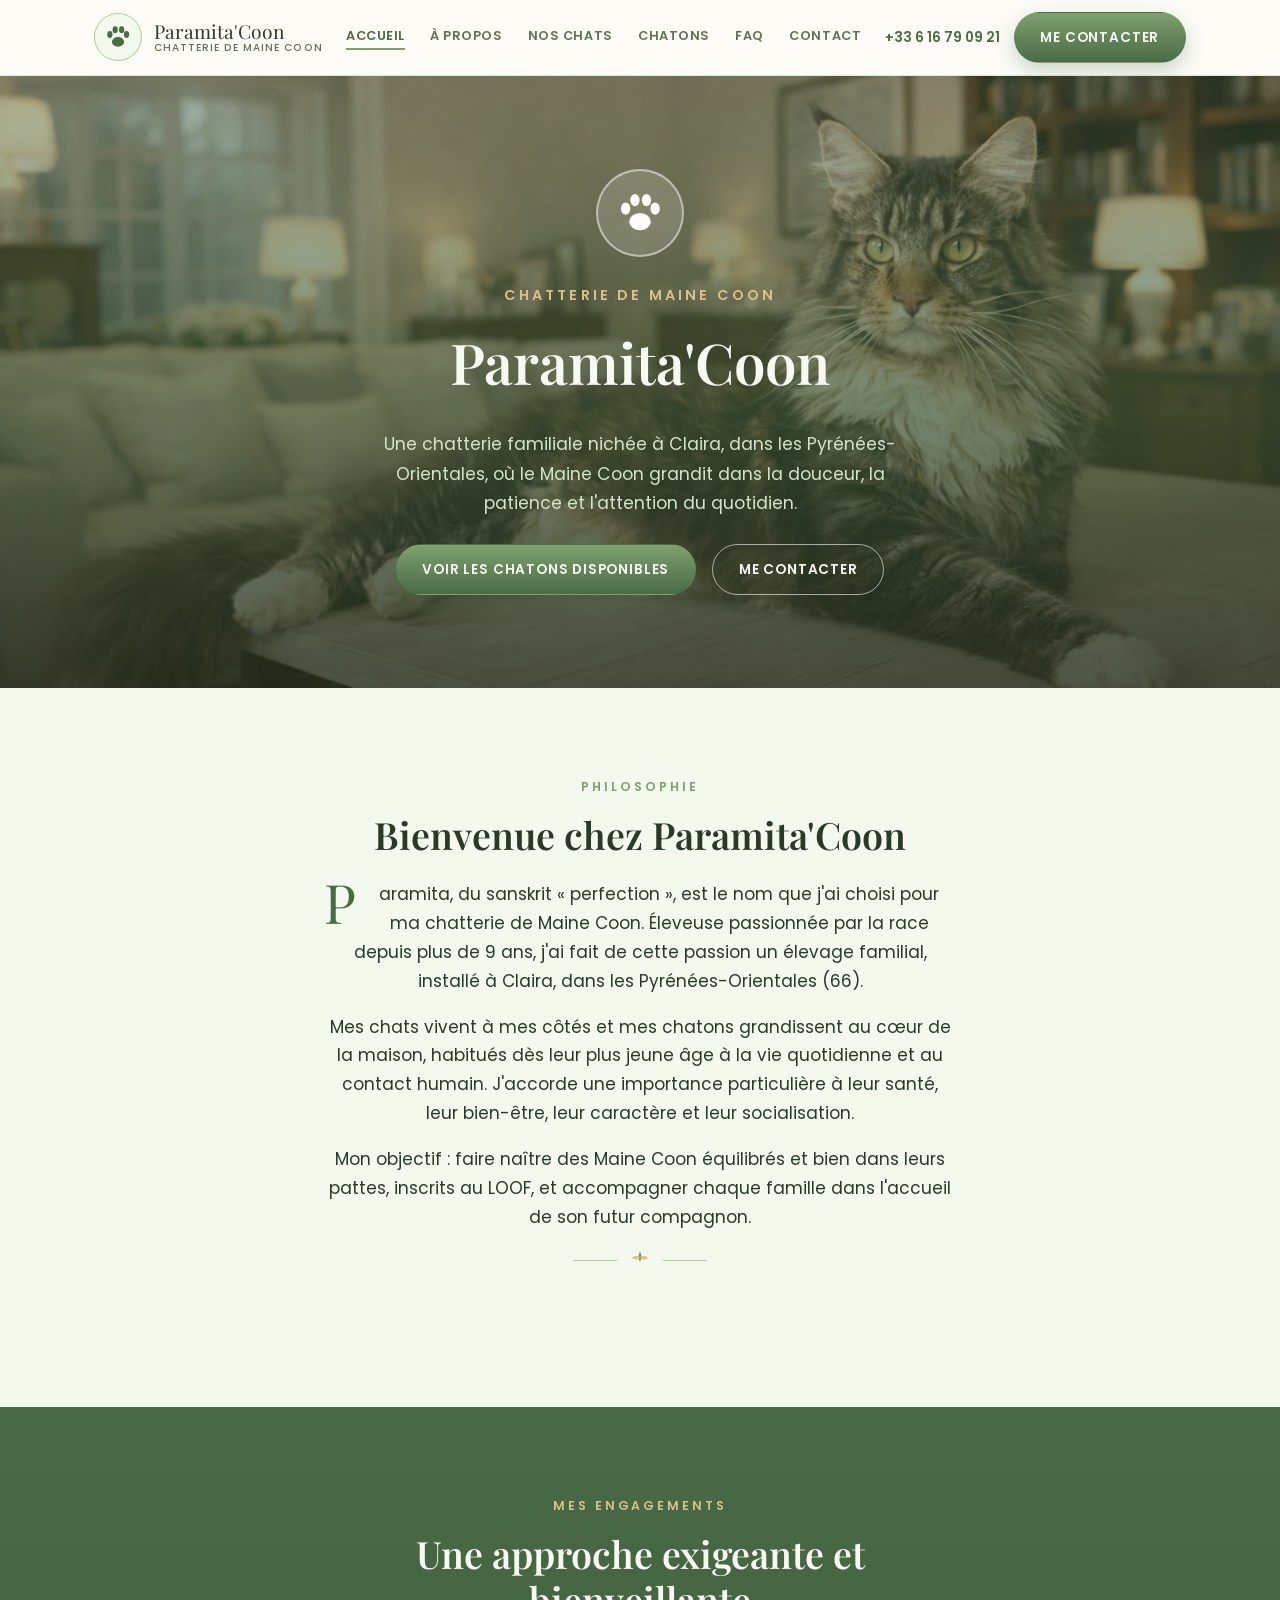
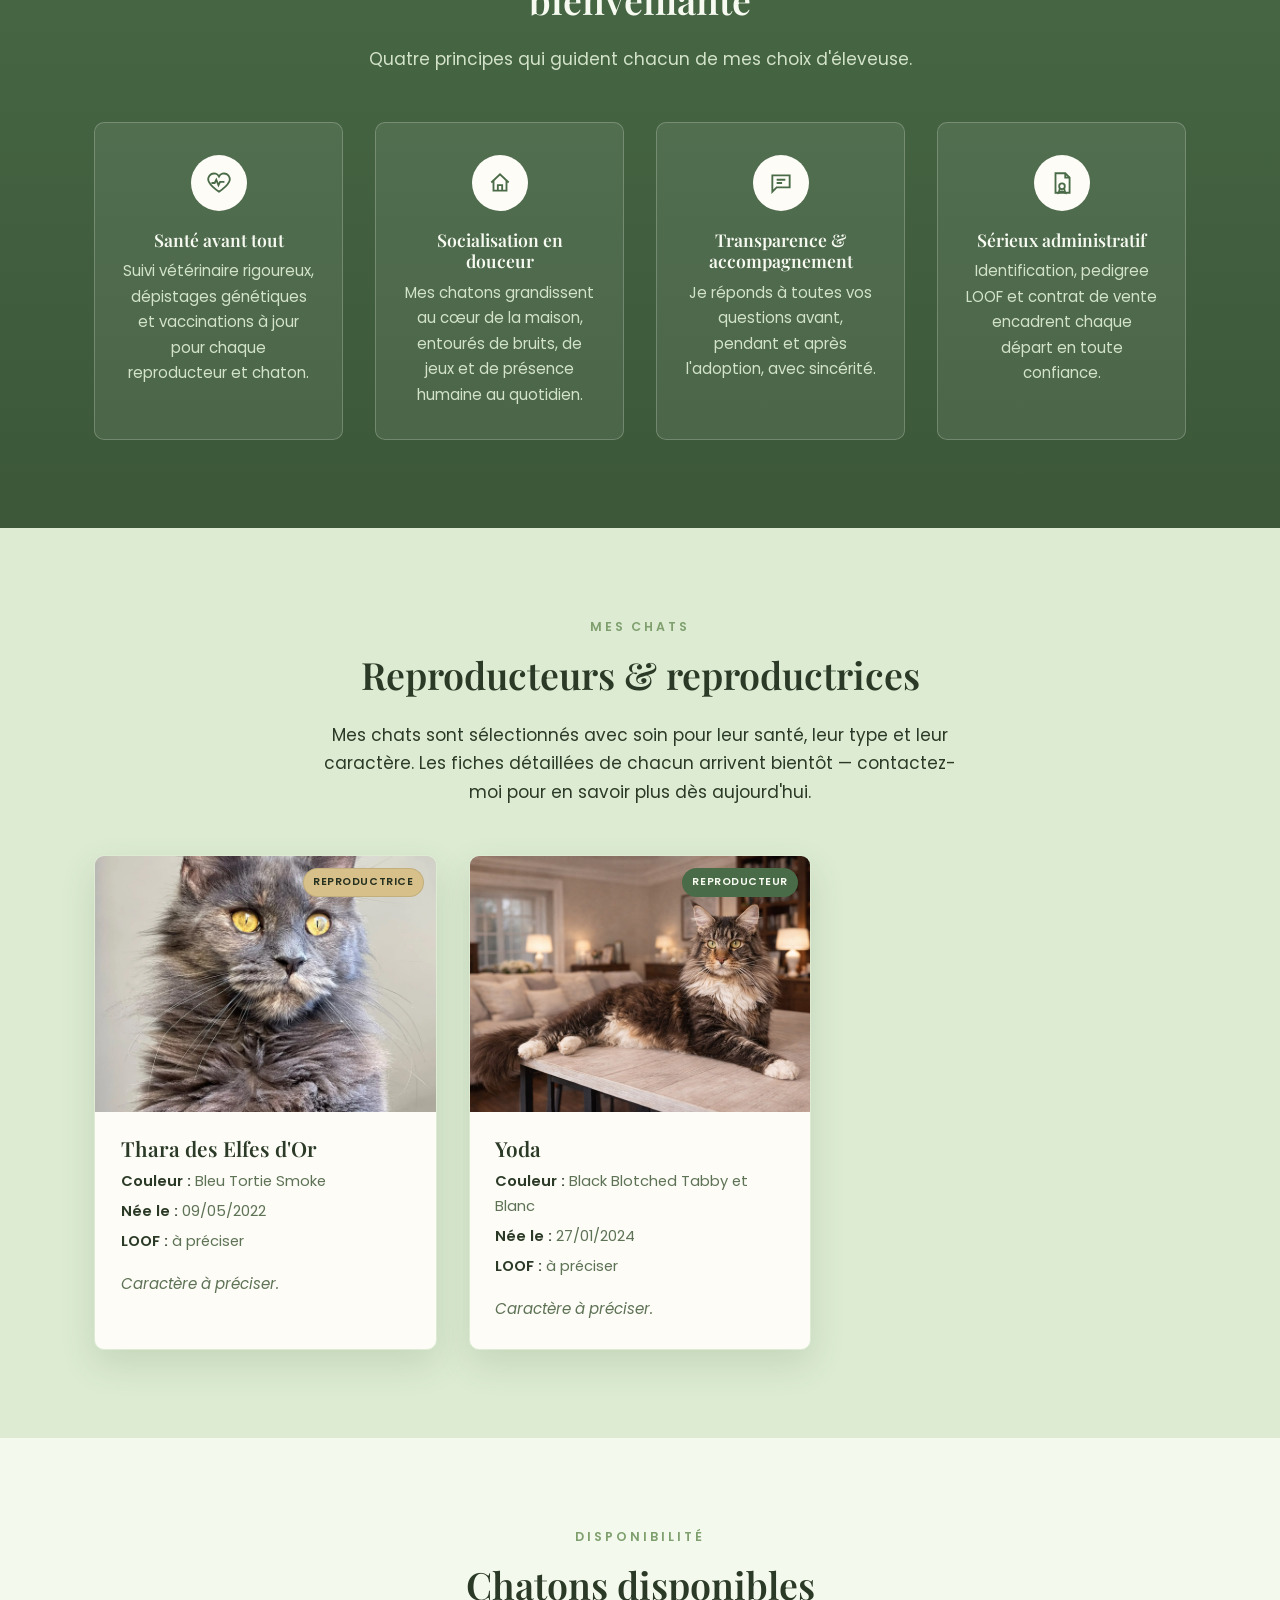
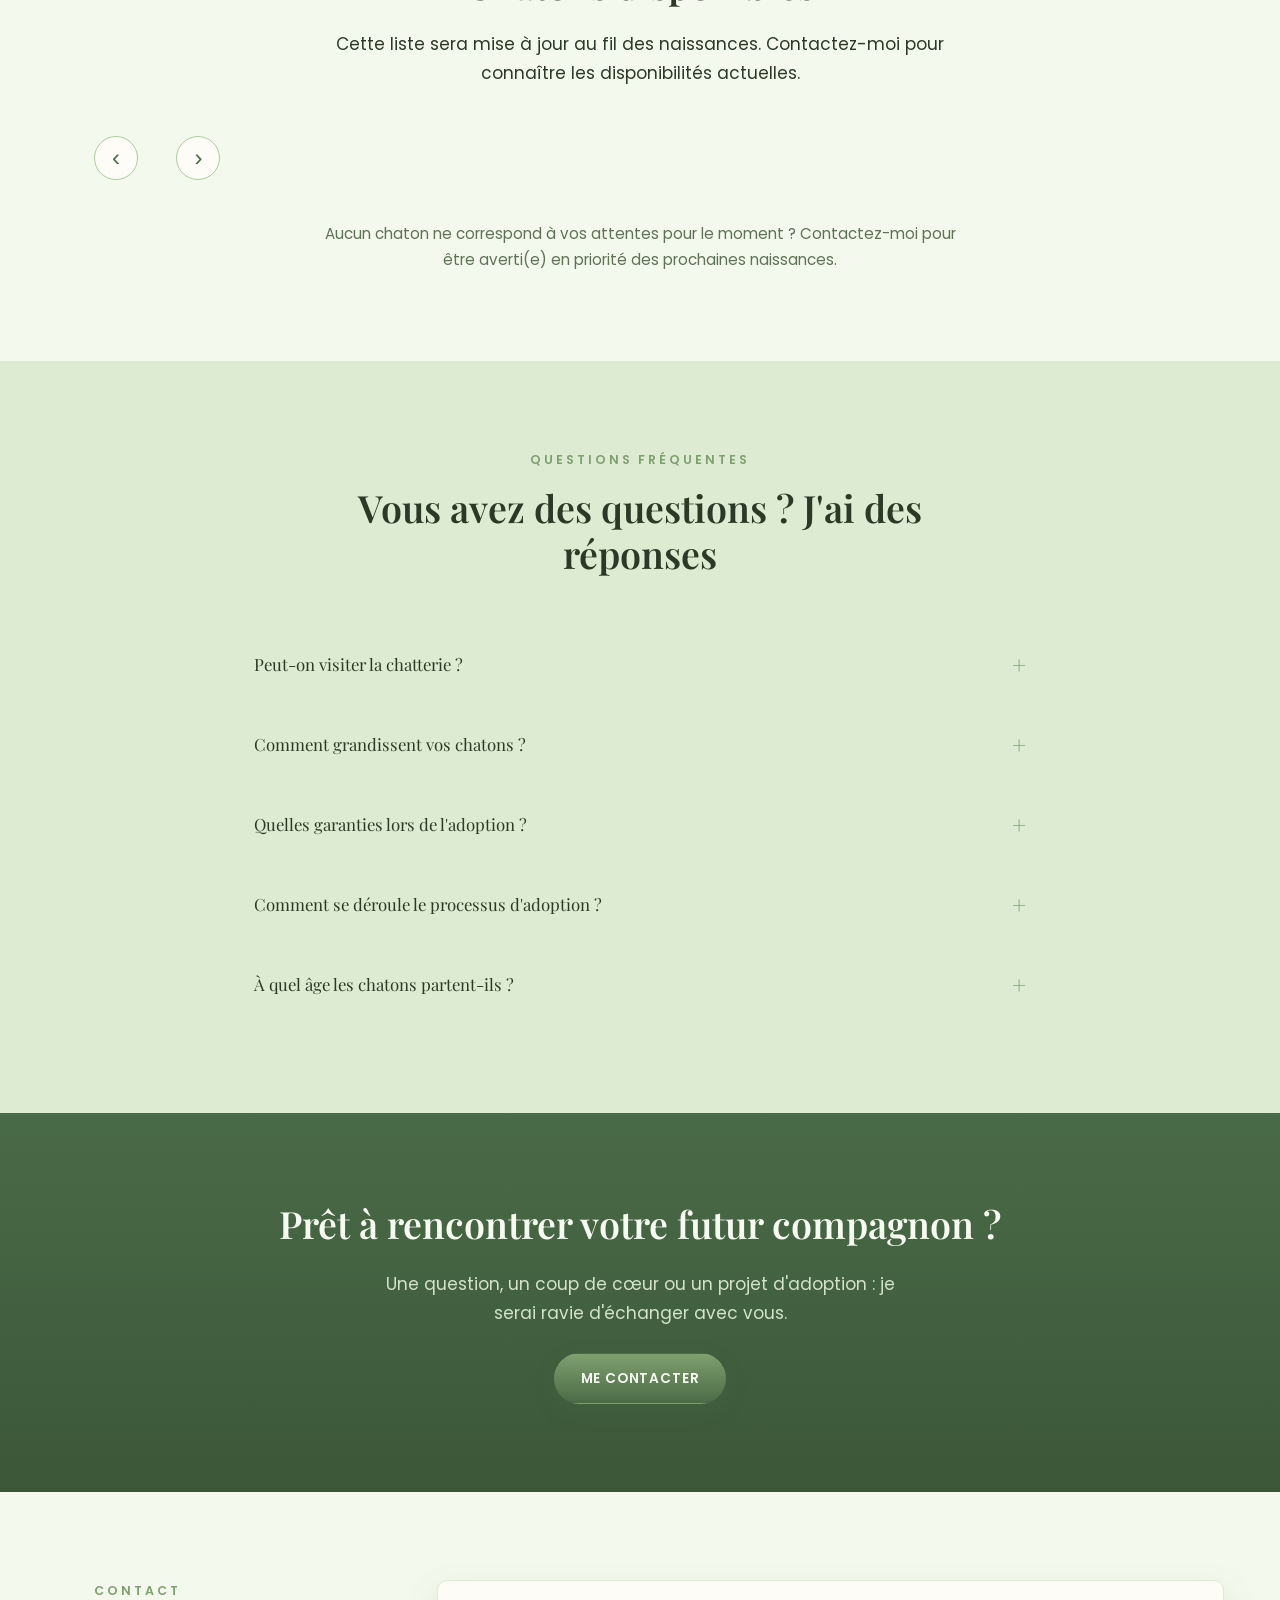
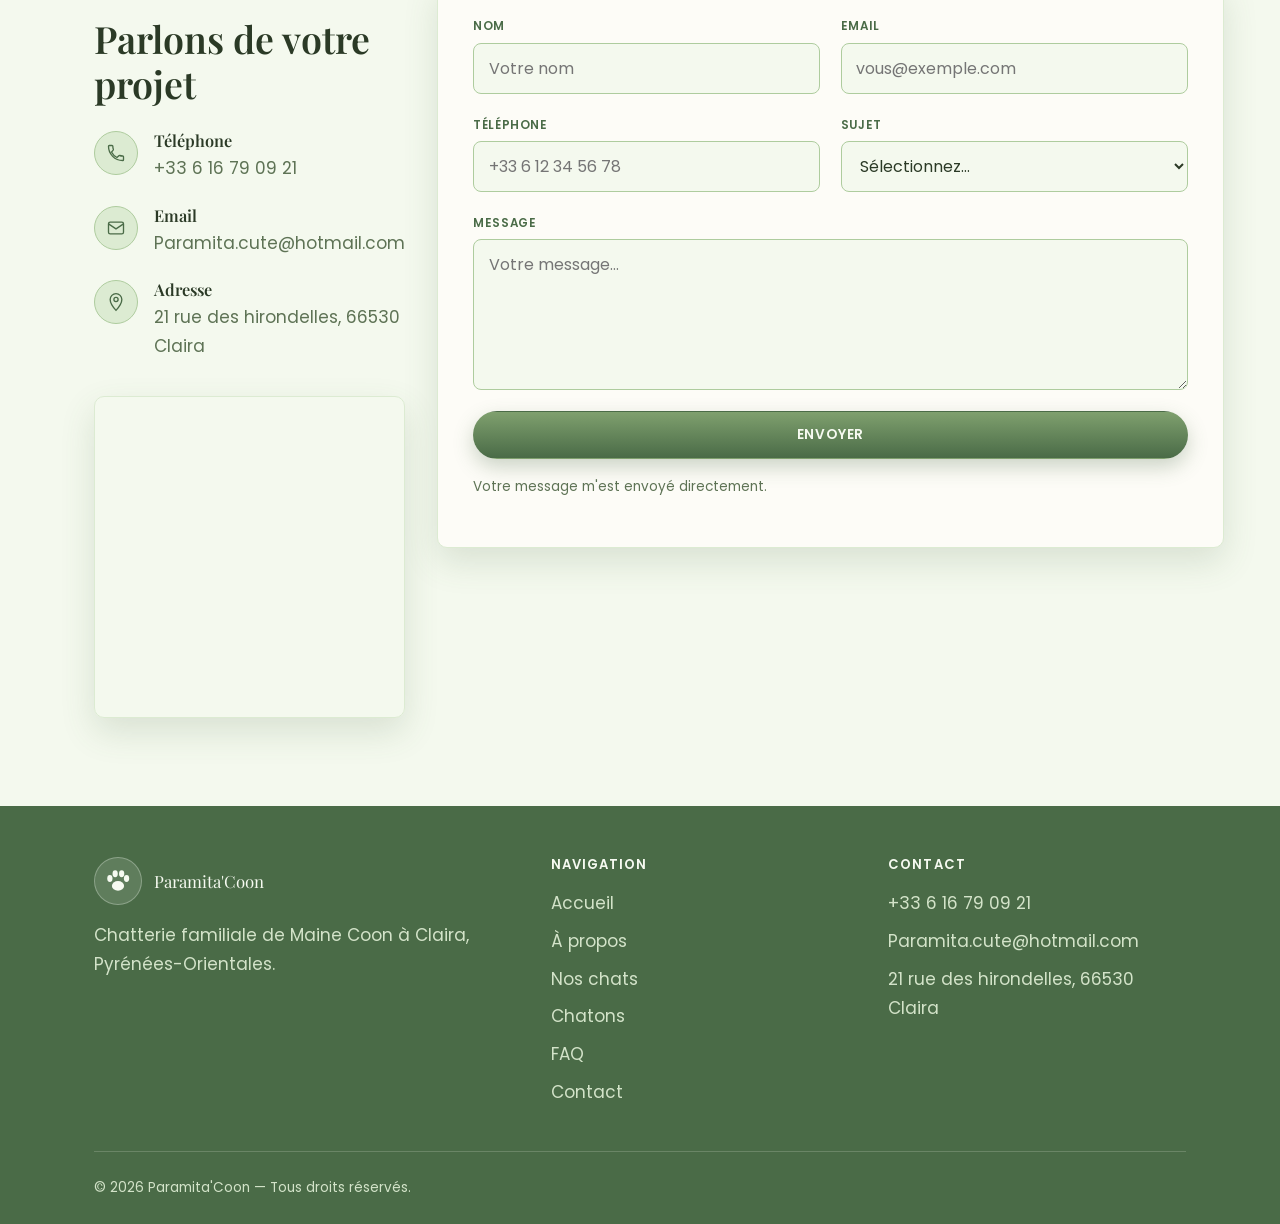
<file: index.html>
<!DOCTYPE html>
<html lang="fr">
<head>
<meta charset="UTF-8">
<meta name="viewport" content="width=device-width, initial-scale=1.0">
<title>Paramita'Coon — Chatterie de Maine Coon à Claira</title>
<meta name="description" content="Chatterie de la Paramita'Coon, élevage familial de Maine Coon à Claira, Pyrénées-Orientales (66). Chats et chatons suivis, socialisés et inscrits au LOOF.">
<meta property="og:type" content="website">
<meta property="og:locale" content="fr_FR">
<meta property="og:title" content="Paramita'Coon — Chatterie de Maine Coon">
<meta property="og:description" content="Chatterie familiale de Maine Coon à Claira, près de Perpignan. Découvrez mes chats, mes chatons disponibles et contactez-moi.">
<link rel="icon" href="data:image/svg+xml,%3Csvg xmlns='http://www.w3.org/2000/svg' viewBox='0 0 64 56'%3E%3Cellipse cx='32' cy='40' rx='15' ry='12' fill='%234a6b47'/%3E%3Cellipse cx='12' cy='22' rx='6.5' ry='8.5' fill='%234a6b47'/%3E%3Cellipse cx='25' cy='10' rx='6.5' ry='8.5' fill='%234a6b47'/%3E%3Cellipse cx='41' cy='10' rx='6.5' ry='8.5' fill='%234a6b47'/%3E%3Cellipse cx='53' cy='22' rx='6.5' ry='8.5' fill='%234a6b47'/%3E%3C/svg%3E">
<script type="application/ld+json">
{
  "@context": "https://schema.org",
  "@type": "LocalBusiness",
  "name": "Paramita'Coon",
  "description": "Chatterie de la Paramita'Coon, élevage familial de Maine Coon situé à Claira dans les Pyrénées-Orientales (66). Chats et chatons élevés dans un environnement familial, suivis, socialisés et inscrits au LOOF.",
  "email": "Paramita.cute@hotmail.com",
  "telephone": "+33616790921",
  "address": {
    "@type": "PostalAddress",
    "streetAddress": "21 rue des hirondelles",
    "postalCode": "66530",
    "addressLocality": "Claira",
    "addressCountry": "FR"
  }
}
</script>
<link rel="preconnect" href="https://fonts.googleapis.com">
<link rel="preconnect" href="https://fonts.gstatic.com" crossorigin>
<link href="https://fonts.googleapis.com/css2?family=Playfair+Display:wght@500;600;700&family=Poppins:wght@400;500;600;700&display=swap" rel="stylesheet">
<link rel="stylesheet" href="css/style.css">
<script defer src="https://identity.netlify.com/v1/netlify-identity-widget.js"></script>
</head>
<body>

<header class="site-header">
  <div class="container">
    <a href="#accueil" class="brand">
      <span class="brand-mark">
        <svg viewBox="0 0 64 56"><ellipse cx="32" cy="40" rx="15" ry="12"/><ellipse cx="12" cy="22" rx="6.5" ry="8.5"/><ellipse cx="25" cy="10" rx="6.5" ry="8.5"/><ellipse cx="41" cy="10" rx="6.5" ry="8.5"/><ellipse cx="53" cy="22" rx="6.5" ry="8.5"/></svg>
      </span>
      <span class="brand-name">Paramita'Coon<small>Chatterie de Maine Coon</small></span>
    </a>
    <nav class="nav-links">
      <a href="#accueil">Accueil</a>
      <a href="#apropos">À propos</a>
      <a href="#nos-chats">Nos chats</a>
      <a href="#chatons">Chatons</a>
      <a href="#faq">FAQ</a>
      <a href="#contact">Contact</a>
    </nav>
    <div class="nav-cta">
      <a class="nav-phone" href="tel:+33616790921">+33 6 16 79 09 21</a>
      <a class="btn btn-primary" href="#contact">Me contacter</a>
      <button class="nav-toggle" aria-label="Ouvrir le menu"><span></span><span></span><span></span></button>
    </div>
  </div>
</header>

<main>

<section class="hero" id="accueil">
  <div class="container">
    <span class="hero-badge">
      <svg viewBox="0 0 64 56"><ellipse cx="32" cy="40" rx="15" ry="12"/><ellipse cx="12" cy="22" rx="6.5" ry="8.5"/><ellipse cx="25" cy="10" rx="6.5" ry="8.5"/><ellipse cx="41" cy="10" rx="6.5" ry="8.5"/><ellipse cx="53" cy="22" rx="6.5" ry="8.5"/></svg>
    </span>
    <div class="subtitle">Chatterie de Maine Coon</div>
    <h1>Paramita'Coon</h1>
    <p class="hero-lead">Une chatterie familiale nichée à Claira, dans les Pyrénées-Orientales, où le Maine Coon grandit dans la douceur, la patience et l'attention du quotidien.</p>
    <div class="hero-actions">
      <a href="#chatons" class="btn btn-primary">Voir les chatons disponibles</a>
      <a href="#contact" class="btn btn-outline">Me contacter</a>
    </div>
  </div>
</section>

<section class="section section-light" id="apropos">
  <div class="container section-head">
    <span class="kicker">Philosophie</span>
    <h2>Bienvenue chez Paramita'Coon</h2>
    <p class="lead-para">Paramita, du sanskrit « perfection », est le nom que j'ai choisi pour ma chatterie de Maine Coon. Éleveuse passionnée par la race depuis plus de 9 ans, j'ai fait de cette passion un élevage familial, installé à Claira, dans les Pyrénées-Orientales (66).</p>
    <p>Mes chats vivent à mes côtés et mes chatons grandissent au cœur de la maison, habitués dès leur plus jeune âge à la vie quotidienne et au contact humain. J'accorde une importance particulière à leur santé, leur bien-être, leur caractère et leur socialisation.</p>
    <p>Mon objectif : faire naître des Maine Coon équilibrés et bien dans leurs pattes, inscrits au LOOF, et accompagner chaque famille dans l'accueil de son futur compagnon.</p>
    <div class="divider"><span></span></div>
  </div>
</section>

<section class="section section-dark" id="engagements">
  <div class="container section-head">
    <span class="kicker">Mes engagements</span>
    <h2>Une approche exigeante et bienveillante</h2>
    <p>Quatre principes qui guident chacun de mes choix d'éleveuse.</p>
  </div>
  <div class="container">
    <div class="grid grid-4">
      <div class="value-card">
        <span class="value-icon">
          <svg viewBox="0 0 24 24"><path d="M12 20s-7-4.5-9.3-9A5 5 0 0 1 12 6a5 5 0 0 1 9.3 5c-2.3 4.5-9.3 9-9.3 9Z"/><path d="M5 12h3l1.5-3 2 5 1.5-3H17"/></svg>
        </span>
        <h3>Santé avant tout</h3>
        <p>Suivi vétérinaire rigoureux, dépistages génétiques et vaccinations à jour pour chaque reproducteur et chaton.</p>
      </div>
      <div class="value-card">
        <span class="value-icon">
          <svg viewBox="0 0 24 24"><path d="M4 11.5 12 4l8 7.5"/><path d="M6 10v9h12v-9"/><path d="M10 19v-5h4v5"/></svg>
        </span>
        <h3>Socialisation en douceur</h3>
        <p>Mes chatons grandissent au cœur de la maison, entourés de bruits, de jeux et de présence humaine au quotidien.</p>
      </div>
      <div class="value-card">
        <span class="value-icon">
          <svg viewBox="0 0 24 24"><path d="M4 5h16v11H8l-4 4V5Z"/><path d="M8 9h8M8 12h5"/></svg>
        </span>
        <h3>Transparence &amp; accompagnement</h3>
        <p>Je réponds à toutes vos questions avant, pendant et après l'adoption, avec sincérité.</p>
      </div>
      <div class="value-card">
        <span class="value-icon">
          <svg viewBox="0 0 24 24"><path d="M6 3h9l4 4v14H6V3Z"/><path d="M15 3v4h4"/><circle cx="12" cy="15" r="2.6"/><path d="M10 17.3 9 21l3-1.4L15 21l-1-3.7"/></svg>
        </span>
        <h3>Sérieux administratif</h3>
        <p>Identification, pedigree LOOF et contrat de vente encadrent chaque départ en toute confiance.</p>
      </div>
    </div>
  </div>
</section>

<section class="section section-alt" id="nos-chats">
  <div class="container section-head">
    <span class="kicker">Mes chats</span>
    <h2>Reproducteurs &amp; reproductrices</h2>
    <p>Mes chats sont sélectionnés avec soin pour leur santé, leur type et leur caractère. Les fiches détaillées de chacun arrivent bientôt — contactez-moi pour en savoir plus dès aujourd'hui.</p>
  </div>
  <div class="container">
    <!--
      Ces fiches sont générées depuis data/chats.json (js/chats.js).
      Pour ajouter/modifier/retirer un chat : interface d'administration sur /admin
    -->
    <div class="grid grid-3" id="chats-grid"></div>
  </div>
</section>

<section class="section section-light" id="chatons">
  <div class="container section-head">
    <span class="kicker">Disponibilité</span>
    <h2>Chatons disponibles</h2>
    <p>Cette liste sera mise à jour au fil des naissances. Contactez-moi pour connaître les disponibilités actuelles.</p>
  </div>
  <div class="container">
    <!--
      Ces fiches sont générées depuis data/chatons.json (js/chatons.js).
      Pour ajouter/modifier/retirer un chaton : interface d'administration sur /admin
    -->
    <div class="pet-carousel-wrap">
      <button class="carousel-arrow carousel-prev" aria-label="Chaton précédent">‹</button>
      <div class="pet-carousel" id="chatons-carousel"></div>
      <button class="carousel-arrow carousel-next" aria-label="Chaton suivant">›</button>
    </div>
    <p class="pet-note">Aucun chaton ne correspond à vos attentes pour le moment ? Contactez-moi pour être averti(e) en priorité des prochaines naissances.</p>
  </div>
</section>

<section class="section section-alt" id="faq">
  <div class="container" style="max-width:820px">
    <div class="section-head">
      <span class="kicker">Questions fréquentes</span>
      <h2>Vous avez des questions ? J'ai des réponses</h2>
    </div>

    <details class="faq-item">
      <summary>Peut-on visiter la chatterie ?</summary>
      <p>Les visites se font uniquement sur rendez-vous, afin de préserver la tranquillité de mes chats et de vous consacrer toute mon attention. Contactez-moi pour convenir d'un créneau.</p>
    </details>
    <details class="faq-item">
      <summary>Comment grandissent vos chatons ?</summary>
      <p>Mes chatons naissent et grandissent au sein du foyer familial, entourés au quotidien. Cette socialisation précoce leur permet de devenir des compagnons équilibrés et affectueux.</p>
    </details>
    <details class="faq-item">
      <summary>Quelles garanties lors de l'adoption ?</summary>
      <p>Chaque chaton part :</p>
      <ul>
        <li>Identifié par puce électronique</li>
        <li>Vacciné et vermifugé</li>
        <li>Inscrit au LOOF avec son pedigree</li>
        <li>Accompagné d'un certificat de bonne santé vétérinaire</li>
      </ul>
    </details>
    <details class="faq-item">
      <summary>Comment se déroule le processus d'adoption ?</summary>
      <p>Un premier échange par message permet de cerner votre projet. J'organise ensuite une rencontre, puis je formalise l'adoption par un contrat de vente. Je reste disponible après le départ du chaton pour vous accompagner.</p>
    </details>
    <details class="faq-item">
      <summary>À quel âge les chatons partent-ils ?</summary>
      <p>Conformément à la réglementation, mes chatons rejoignent leur nouvelle famille entre 8 et 12 semaines, une fois sevrés et correctement socialisés.</p>
    </details>
  </div>
</section>

<section class="section section-dark" style="text-align:center">
  <div class="container">
    <h2>Prêt à rencontrer votre futur compagnon ?</h2>
    <p style="max-width:520px;margin:0 auto 1.6rem">Une question, un coup de cœur ou un projet d'adoption : je serai ravie d'échanger avec vous.</p>
    <a href="#contact" class="btn btn-primary">Me contacter</a>
  </div>
</section>

<section class="section section-light" id="contact">
  <div class="container">
    <div class="grid grid-2" style="align-items:start">

      <div>
        <div class="section-head align-left">
          <span class="kicker">Contact</span>
          <h2>Parlons de votre projet</h2>
        </div>

        <div class="contact-info-list">
          <div class="contact-info-item">
            <span class="icon">
              <svg viewBox="0 0 24 24" fill="none" stroke="currentColor" stroke-width="1.6"><path d="M6.6 10.8c1.4 2.8 3.8 5.2 6.6 6.6l2.2-2.2c.3-.3.7-.4 1-.2 1.1.4 2.3.6 3.6.6.6 0 1 .4 1 1V20c0 .6-.4 1-1 1C10.6 21 3 13.4 3 4c0-.6.4-1 1-1h3.2c.6 0 1 .4 1 1 0 1.3.2 2.5.6 3.6.1.3 0 .7-.2 1L6.6 10.8Z"/></svg>
            </span>
            <div>
              <h4>Téléphone</h4>
              <a href="tel:+33616790921">+33 6 16 79 09 21</a>
            </div>
          </div>
          <div class="contact-info-item">
            <span class="icon">
              <svg viewBox="0 0 24 24" fill="none" stroke="currentColor" stroke-width="1.6"><rect x="3" y="5" width="18" height="14" rx="2"/><path d="M3 7l9 6 9-6"/></svg>
            </span>
            <div>
              <h4>Email</h4>
              <a href="mailto:Paramita.cute@hotmail.com">Paramita.cute@hotmail.com</a>
            </div>
          </div>
          <div class="contact-info-item">
            <span class="icon">
              <svg viewBox="0 0 24 24" fill="none" stroke="currentColor" stroke-width="1.6"><path d="M12 22s7-7.5 7-13a7 7 0 1 0-14 0c0 5.5 7 13 7 13Z"/><circle cx="12" cy="9" r="2.5"/></svg>
            </span>
            <div>
              <h4>Adresse</h4>
              <p>21 rue des hirondelles, 66530 Claira</p>
            </div>
          </div>
        </div>

        <div class="map-wrap">
          <iframe src="https://www.google.com/maps?q=21+rue+des+hirondelles,+66530+Claira&output=embed" loading="lazy" title="Localisation de Paramita'Coon"></iframe>
        </div>
      </div>

      <div class="card" style="padding:2.2rem">
        <div id="form-success" class="form-success">Merci pour votre message ! Je l'ai bien reçu et reviendrai vers vous rapidement.</div>
        <div id="form-error" class="form-error">L'envoi automatique n'est pas encore activé sur ce site. Écrivez-moi directement à <a href="mailto:Paramita.cute@hotmail.com">Paramita.cute@hotmail.com</a> ou appelez-moi au <a href="tel:+33616790921">06 16 79 09 21</a>, je vous répondrai rapidement.</div>
        <form id="contact-form" name="contact" method="POST" data-netlify="true" data-netlify-honeypot="bot-field" action="merci.html">
          <input type="hidden" name="form-name" value="contact">
          <p style="position:absolute;left:-9999px">
            <label>Ne pas remplir : <input name="bot-field"></label>
          </p>
          <div class="form-grid">
            <div class="form-field">
              <label for="nom">Nom</label>
              <input type="text" id="nom" name="nom" placeholder="Votre nom" required>
            </div>
            <div class="form-field">
              <label for="email">Email</label>
              <input type="email" id="email" name="email" placeholder="vous@exemple.com" required>
            </div>
            <div class="form-field">
              <label for="telephone">Téléphone</label>
              <input type="tel" id="telephone" name="telephone" placeholder="+33 6 12 34 56 78">
            </div>
            <div class="form-field">
              <label for="sujet">Sujet</label>
              <select id="sujet" name="sujet" required>
                <option value="" selected>Sélectionnez…</option>
                <option value="adoption">Adoption d'un chaton</option>
                <option value="saillie">Projet de saillie</option>
                <option value="autre">Autre question</option>
              </select>
            </div>
            <div class="form-field full">
              <label for="message">Message</label>
              <textarea id="message" name="message" rows="5" placeholder="Votre message…" required></textarea>
            </div>
            <div class="form-field full">
              <button type="submit" class="btn btn-primary btn-block">Envoyer</button>
            </div>
          </div>
        </form>
        <p class="form-note">Votre message m'est envoyé directement.</p>
      </div>

    </div>
  </div>
</section>

</main>

<footer class="site-footer">
  <div class="container">
    <div class="footer-grid">
      <div>
        <div class="footer-brand">
          <span class="brand-mark">
            <svg viewBox="0 0 64 56"><ellipse cx="32" cy="40" rx="15" ry="12"/><ellipse cx="12" cy="22" rx="6.5" ry="8.5"/><ellipse cx="25" cy="10" rx="6.5" ry="8.5"/><ellipse cx="41" cy="10" rx="6.5" ry="8.5"/><ellipse cx="53" cy="22" rx="6.5" ry="8.5"/></svg>
          </span>
          <span>Paramita'Coon</span>
        </div>
        <p>Chatterie familiale de Maine Coon à Claira, Pyrénées-Orientales.</p>
      </div>
      <div>
        <h4>Navigation</h4>
        <ul>
          <li><a href="#accueil">Accueil</a></li>
          <li><a href="#apropos">À propos</a></li>
          <li><a href="#nos-chats">Nos chats</a></li>
          <li><a href="#chatons">Chatons</a></li>
          <li><a href="#faq">FAQ</a></li>
          <li><a href="#contact">Contact</a></li>
        </ul>
      </div>
      <div>
        <h4>Contact</h4>
        <ul>
          <li><a href="tel:+33616790921">+33 6 16 79 09 21</a></li>
          <li><a href="mailto:Paramita.cute@hotmail.com">Paramita.cute@hotmail.com</a></li>
          <li>21 rue des hirondelles, 66530 Claira</li>
        </ul>
      </div>
    </div>
    <div class="footer-bottom">
      <span>© 2026 Paramita'Coon — Tous droits réservés.</span>
    </div>
  </div>
</footer>

<script src="js/main.js"></script>
<script src="js/chats.js"></script>
<script src="js/chatons.js"></script>
<script>
  if (window.netlifyIdentity) {
    window.netlifyIdentity.on("init", (user) => {
      if (!user) {
        window.netlifyIdentity.on("login", () => {
          document.location.href = "/admin/";
        });
      }
    });
  }
</script>
</body>
</html>
</file>
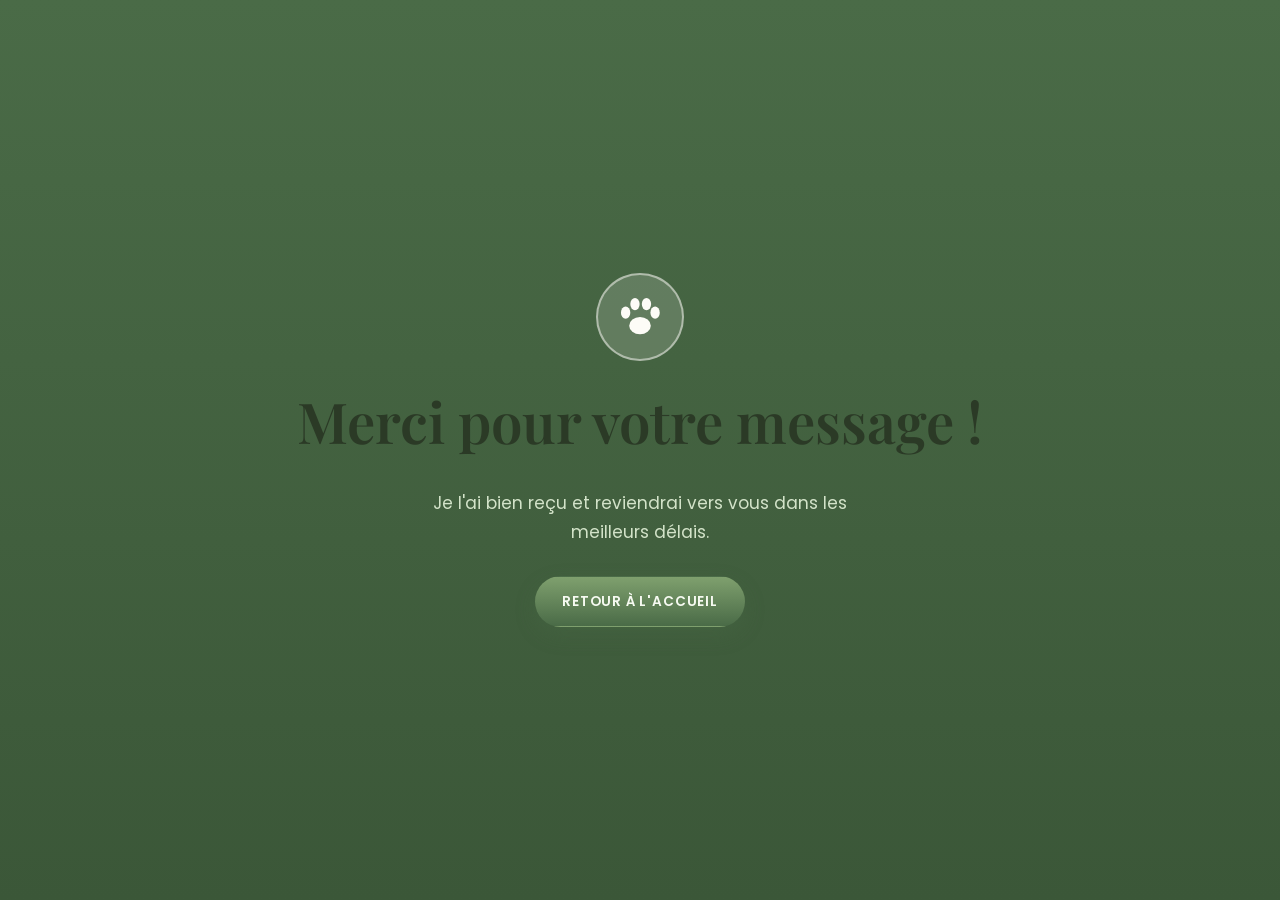
<file: merci.html>
<!DOCTYPE html>
<html lang="fr">
<head>
<meta charset="UTF-8">
<meta name="viewport" content="width=device-width, initial-scale=1.0">
<title>Message envoyé — Paramita'Coon</title>
<meta name="robots" content="noindex">
<link rel="icon" href="data:image/svg+xml,%3Csvg xmlns='http://www.w3.org/2000/svg' viewBox='0 0 64 56'%3E%3Cellipse cx='32' cy='40' rx='15' ry='12' fill='%234a6b47'/%3E%3Cellipse cx='12' cy='22' rx='6.5' ry='8.5' fill='%234a6b47'/%3E%3Cellipse cx='25' cy='10' rx='6.5' ry='8.5' fill='%234a6b47'/%3E%3Cellipse cx='41' cy='10' rx='6.5' ry='8.5' fill='%234a6b47'/%3E%3Cellipse cx='53' cy='22' rx='6.5' ry='8.5' fill='%234a6b47'/%3E%3C/svg%3E">
<link rel="preconnect" href="https://fonts.googleapis.com">
<link rel="preconnect" href="https://fonts.gstatic.com" crossorigin>
<link href="https://fonts.googleapis.com/css2?family=Playfair+Display:wght@500;600;700&family=Poppins:wght@400;500;600;700&display=swap" rel="stylesheet">
<link rel="stylesheet" href="css/style.css">
</head>
<body>

<section class="section section-dark" style="min-height:100vh; display:flex; align-items:center; text-align:center">
  <div class="container">
    <span class="hero-badge" style="margin-bottom:1.6rem">
      <svg viewBox="0 0 64 56"><ellipse cx="32" cy="40" rx="15" ry="12"/><ellipse cx="12" cy="22" rx="6.5" ry="8.5"/><ellipse cx="25" cy="10" rx="6.5" ry="8.5"/><ellipse cx="41" cy="10" rx="6.5" ry="8.5"/><ellipse cx="53" cy="22" rx="6.5" ry="8.5"/></svg>
    </span>
    <h1>Merci pour votre message !</h1>
    <p style="max-width:480px;margin:0 auto 1.8rem">Je l'ai bien reçu et reviendrai vers vous dans les meilleurs délais.</p>
    <a href="index.html" class="btn btn-primary">Retour à l'accueil</a>
  </div>
</section>

</body>
</html>
</file>
<file: css/style.css>
/* ===== Paramita'Coon — thème pastel & nature (vert pastel) ===== */

:root {
  --ink: #26301f;
  --text-on-light: #2b3a26;
  --text-on-light-soft: #5e7355;
  --text-on-dark: #f6faf1;
  --text-on-dark-soft: #d3e3c9;

  --sage-pale: #dcebd2;
  --mint-bg: #f4f9ee;
  --cream: #fdfcf7;
  --sage-soft: #aecc9e;
  --sage-medium: #7fa06e;
  --sage-deep: #4a6b47;
  --sage-darker: #3b5738;
  --sand-500: #d8c08a;
  --sand-300: #eee3c4;

  --font-display: 'Playfair Display', Georgia, 'Times New Roman', serif;
  --font-body: 'Poppins', 'Segoe UI', Arial, sans-serif;

  --container: 1140px;
  --radius: 10px;
  --shadow-soft: 0 14px 34px rgba(74, 107, 71, 0.16);
}

* { box-sizing: border-box; }
html { scroll-behavior: smooth; }

body {
  margin: 0;
  font-family: var(--font-body);
  background: var(--mint-bg);
  color: var(--text-on-light);
  font-size: 17px;
  line-height: 1.7;
}

@media (prefers-reduced-motion: reduce) {
  *, *::before, *::after { transition: none !important; animation: none !important; }
}

h1, h2, h3, h4 {
  font-family: var(--font-display);
  font-weight: 600;
  line-height: 1.22;
  margin: 0 0 0.6em;
  color: var(--text-on-light);
}
h1 { font-size: clamp(2.3rem, 4.4vw, 3.6rem); }
h2 { font-size: clamp(1.7rem, 3vw, 2.35rem); }
h3 { font-size: 1.3rem; }

p { margin: 0 0 1em; }
.lead-para::first-letter {
  font-family: var(--font-display);
  font-size: 3.2em;
  line-height: 0.7;
  float: left;
  padding: 0.05em 0.12em 0 0;
  color: var(--sage-deep);
}
a { color: var(--sage-deep); text-decoration: none; }
a:hover { color: var(--sage-darker); }
img { max-width: 100%; display: block; }
ul { padding: 0; margin: 0; list-style: none; }

.container { max-width: var(--container); margin: 0 auto; padding: 0 24px; }

section[id] { scroll-margin-top: 88px; }

/* ---- En-tête de section ---- */
.section-head { text-align: center; max-width: 680px; margin: 0 auto 3rem; }
.section-head .kicker {
  display: block;
  font-family: var(--font-body);
  font-weight: 600;
  font-size: 0.78rem;
  letter-spacing: 0.24em;
  text-transform: uppercase;
  color: var(--sage-medium);
  margin-bottom: 0.9rem;
}
.section-dark .section-head .kicker { color: var(--sand-500); }
.section-head .divider { display: flex; align-items: center; justify-content: center; gap: 12px; margin: 1.1rem auto 0; }
.section-head .divider::before,
.section-head .divider::after { content: ""; height: 1px; width: 44px; background: var(--sage-soft); }
.section-head .divider span {
  width: 22px; height: 22px;
  background-repeat: no-repeat; background-position: center; background-size: contain;
  background-image: url("data:image/svg+xml,%3Csvg xmlns='http://www.w3.org/2000/svg' viewBox='0 0 32 32'%3E%3Cpath d='M16 4c3 5 3 10 0 15-3-5-3-10 0-15Z' fill='%237fa06e'/%3E%3Cpath d='M16 12c5-3 9-2 12 1-4 3-9 3-12-1Z' fill='%23d8c08a'/%3E%3Cpath d='M16 12c-5-3-9-2-12 1 4 3 9 3 12-1Z' fill='%23d8c08a'/%3E%3C/svg%3E");
}
.section-dark .section-head .divider::before,
.section-dark .section-head .divider::after { background: rgba(246, 250, 241, 0.4); }
.section-head.align-left { text-align: left; margin: 0 0 1.5rem; max-width: none; }
.section-head.align-left .divider { justify-content: flex-start; }
.section-head.align-left .divider::before { display: none; }

.section { padding: 5.5rem 0; }
.section-light { background: var(--mint-bg); }
.section-alt { background: var(--sage-pale); }
.section-dark {
  background: linear-gradient(180deg, var(--sage-deep), var(--sage-darker));
  color: var(--text-on-dark);
}
.section-dark h2, .section-dark h3 { color: var(--text-on-dark); }
.section-dark p { color: var(--text-on-dark-soft); }

/* ---- Boutons ---- */
.btn {
  display: inline-flex;
  align-items: center;
  gap: 0.5em;
  font-family: var(--font-body);
  font-weight: 600;
  font-size: 0.85rem;
  letter-spacing: 0.06em;
  text-transform: uppercase;
  padding: 0.95em 1.9em;
  border-radius: 999px;
  border: 1px solid transparent;
  cursor: pointer;
  transition: all 0.2s ease;
}
.btn-primary {
  background: linear-gradient(180deg, var(--sage-medium), var(--sage-deep));
  color: var(--text-on-dark);
  box-shadow: 0 8px 20px rgba(74, 107, 71, 0.28);
}
.btn-primary:hover { background: linear-gradient(180deg, var(--sage-deep), var(--sage-darker)); transform: translateY(-1px); }
.btn-outline { background: transparent; border-color: var(--sage-medium); color: var(--sage-deep); }
.btn-outline:hover { background: rgba(127, 160, 110, 0.1); }
.section-dark .btn-outline { border-color: rgba(246, 250, 241, 0.6); color: var(--text-on-dark); }
.section-dark .btn-outline:hover { background: rgba(246, 250, 241, 0.12); }
.btn-block { width: 100%; justify-content: center; }

/* ================= HEADER ================= */
.site-header {
  position: sticky;
  top: 0;
  z-index: 50;
  background: var(--cream);
  border-bottom: 1px solid var(--sage-pale);
}
.site-header .container {
  display: flex;
  align-items: center;
  justify-content: space-between;
  padding: 12px 24px;
  gap: 16px;
}
.brand { display: flex; align-items: center; gap: 12px; flex-shrink: 0; }
.brand-mark {
  width: 48px; height: 48px;
  border-radius: 50%;
  background: var(--mint-bg);
  border: 1.5px solid var(--sage-soft);
  display: flex; align-items: center; justify-content: center;
  flex-shrink: 0;
}
.brand-mark svg { width: 26px; height: 26px; fill: var(--sage-deep); }
.brand-name { font-family: var(--font-display); font-size: 1.2rem; color: var(--text-on-light); line-height: 1.1; }
.brand-name small {
  display: block;
  font-family: var(--font-body);
  font-size: 0.64rem;
  letter-spacing: 0.1em;
  text-transform: uppercase;
  color: var(--text-on-light-soft);
  font-weight: 500;
}

.nav-links { display: flex; align-items: center; gap: 1.6rem; }
.nav-links a {
  position: relative;
  display: inline-block;
  font-family: var(--font-body);
  font-weight: 600;
  font-size: 0.8rem;
  letter-spacing: 0.04em;
  text-transform: uppercase;
  color: var(--text-on-light-soft);
  padding-bottom: 4px;
  transition: color 0.2s ease;
}
.nav-links a::after {
  content: "";
  position: absolute; left: 0; right: 0; bottom: 0;
  height: 2px;
  background: var(--sage-medium);
  transform: scaleX(0);
  transition: transform 0.25s ease;
}
.nav-links a:hover, .nav-links a.active { color: var(--sage-deep); }
.nav-links a:hover::after, .nav-links a.active::after { transform: scaleX(1); }

.nav-cta { display: flex; align-items: center; gap: 14px; }
.nav-phone {
  color: var(--sage-deep);
  font-family: var(--font-body);
  font-weight: 600;
  font-size: 0.85rem;
  white-space: nowrap;
}
.nav-toggle { display: none; flex-direction: column; gap: 5px; background: none; border: none; cursor: pointer; padding: 6px; }
.nav-toggle span { width: 24px; height: 2px; background: var(--sage-deep); }

/* ================= HERO ================= */
.hero {
  position: relative;
  overflow: hidden;
  min-height: 68vh;
  display: flex;
  align-items: center;
  text-align: center;
  color: var(--text-on-dark);
  background: url('../images/hero.webp') center/cover no-repeat;
}
.hero::before {
  content: "";
  position: absolute;
  inset: 0;
  z-index: 0;
  background: linear-gradient(180deg, rgba(74, 107, 71, 0.42) 0%, rgba(59, 87, 56, 0.68) 55%, rgba(38, 48, 31, 0.8) 100%);
}
.hero .container { position: relative; z-index: 1; }
.hero-badge {
  width: 88px; height: 88px;
  margin: 0 auto 1.6rem;
  border-radius: 50%;
  background: rgba(253, 252, 247, 0.16);
  border: 2px solid rgba(253, 252, 247, 0.5);
  display: flex; align-items: center; justify-content: center;
}
.hero-badge svg { width: 46px; height: 46px; fill: var(--cream); }
.hero .subtitle {
  font-family: var(--font-body);
  font-weight: 600;
  color: var(--sand-500);
  letter-spacing: 0.22em;
  text-transform: uppercase;
  font-size: 0.9rem;
  margin-bottom: 1.3rem;
}
.hero h1 { color: var(--text-on-dark); }
.hero-lead { max-width: 560px; margin: 0 auto 1.6rem; color: var(--text-on-dark-soft); font-size: 1.08rem; }
.hero-actions { display: flex; gap: 1rem; justify-content: center; flex-wrap: wrap; margin-top: 0.6rem; }
.hero .btn-outline { border-color: rgba(253, 252, 247, 0.6); color: var(--text-on-dark); }
.hero .btn-outline:hover { background: rgba(253, 252, 247, 0.14); }

/* ================= Grilles & cartes ================= */
.grid { display: grid; gap: 2rem; }
.grid-2 { grid-template-columns: repeat(2, 1fr); }
.grid-3 { grid-template-columns: repeat(3, 1fr); }
.grid-4 { grid-template-columns: repeat(4, 1fr); }

.card { background: var(--cream); border: 1px solid var(--sage-pale); border-radius: var(--radius); box-shadow: var(--shadow-soft); }

/* Fiche chat / chaton (carte unifiée) */
.pet-card {
  background: var(--cream);
  border: 1px solid var(--sage-pale);
  border-radius: var(--radius);
  overflow: hidden;
  box-shadow: var(--shadow-soft);
  display: flex;
  flex-direction: column;
  transition: transform 0.3s ease, box-shadow 0.3s ease;
}
.pet-card:hover { transform: translateY(-5px); box-shadow: 0 20px 40px rgba(74, 107, 71, 0.22); }
.pet-photo {
  aspect-ratio: 4 / 3;
  position: relative;
  overflow: hidden;
  background: linear-gradient(155deg, var(--sage-pale), var(--sage-soft));
  display: flex; align-items: center; justify-content: center;
}
.pet-photo svg { width: 56px; height: 56px; fill: var(--cream); opacity: 0.9; }
.pet-photo img { position: absolute; inset: 0; width: 100%; height: 100%; object-fit: cover; }
.pet-pill {
  position: absolute; top: 12px; right: 12px; z-index: 2;
  font-family: var(--font-body);
  font-weight: 600;
  font-size: 0.66rem;
  letter-spacing: 0.05em;
  text-transform: uppercase;
  padding: 0.4em 0.9em;
  border-radius: 999px;
  background: var(--sand-500);
  color: var(--ink);
  border: 1px solid rgba(38, 48, 31, 0.12);
}
.pet-pill.role-male { background: var(--sage-deep); color: var(--text-on-dark); border-color: transparent; }
.pet-pill.status-reserved { background: var(--sage-deep); color: var(--text-on-dark); border-color: transparent; }
.pet-pill.status-soon { background: var(--cream); color: var(--text-on-light-soft); border: 1px solid var(--sage-soft); }
.pet-body { padding: 1.5rem 1.6rem 1.7rem; flex: 1; display: flex; flex-direction: column; }
.pet-body h3 { margin-bottom: 0.5rem; }
.pet-facts { margin: 0 0 0.8rem; font-size: 0.92rem; color: var(--text-on-light-soft); }
.pet-facts li { margin-bottom: 0.3rem; }
.pet-facts li strong { color: var(--text-on-light); font-weight: 600; }
.pet-character { font-style: italic; color: var(--text-on-light-soft); font-size: 0.94rem; margin-bottom: 0; }
.pet-note { text-align: center; max-width: 640px; margin: 2.6rem auto 0; color: var(--text-on-light-soft); font-size: 0.95rem; }

/* Carrousel horizontal (chatons disponibles) */
.pet-carousel-wrap { display: flex; align-items: center; gap: 1rem; }
.pet-carousel {
  display: flex;
  gap: 1.5rem;
  overflow-x: auto;
  scroll-snap-type: x mandatory;
  padding: 0.3rem 0.2rem 1.1rem;
  scrollbar-width: thin;
  scrollbar-color: var(--sage-medium) var(--sage-pale);
}
.pet-carousel::-webkit-scrollbar { height: 8px; }
.pet-carousel::-webkit-scrollbar-track { background: var(--sage-pale); border-radius: 999px; }
.pet-carousel::-webkit-scrollbar-thumb { background: var(--sage-medium); border-radius: 999px; }
.pet-carousel .pet-card { flex: 0 0 280px; scroll-snap-align: start; }
.carousel-arrow {
  flex-shrink: 0;
  width: 44px; height: 44px;
  border-radius: 50%;
  border: 1px solid var(--sage-soft);
  background: var(--cream);
  color: var(--sage-deep);
  font-size: 1.5rem;
  line-height: 1;
  cursor: pointer;
  display: flex; align-items: center; justify-content: center;
  transition: background 0.2s ease, transform 0.2s ease;
}
.carousel-arrow:hover { background: var(--sage-pale); transform: translateY(-1px); }

/* Valeurs / engagements */
.value-card {
  background: rgba(253, 252, 247, 0.08);
  border: 1px solid rgba(246, 250, 241, 0.22);
  border-radius: var(--radius);
  padding: 2rem 1.7rem;
  text-align: center;
  transition: transform 0.3s ease, background 0.3s ease;
}
.value-card:hover { transform: translateY(-4px); background: rgba(253, 252, 247, 0.14); }
.value-icon {
  width: 56px; height: 56px;
  margin: 0 auto 1.1rem;
  border-radius: 50%;
  background: var(--cream);
  display: flex; align-items: center; justify-content: center;
}
.value-icon svg { width: 26px; height: 26px; fill: none; stroke: var(--sage-deep); stroke-width: 1.7; }
.value-card h3 { color: var(--text-on-dark); font-size: 1.1rem; margin-bottom: 0.5rem; }
.value-card p { color: var(--text-on-dark-soft); font-size: 0.94rem; margin: 0; }

/* FAQ */
.faq-item { border-bottom: 1px solid var(--sage-pale); padding: 1.2rem 0; }
.faq-item summary {
  font-family: var(--font-display);
  font-size: 1.05rem;
  color: var(--text-on-light);
  cursor: pointer;
  list-style: none;
  display: flex;
  justify-content: space-between;
  align-items: center;
  gap: 1rem;
}
.faq-item summary::-webkit-details-marker { display: none; }
.faq-item summary::after { content: "+"; font-size: 1.5rem; color: var(--sage-medium); flex-shrink: 0; }
.faq-item[open] summary::after { content: "–"; }
.faq-item p, .faq-item ul { margin-top: 0.8rem; color: var(--text-on-light-soft); }
.faq-item ul { padding-left: 1.3em; list-style: disc; margin-bottom: 1em; }

/* Contact */
.contact-info-list { display: flex; flex-direction: column; gap: 1.4rem; margin-bottom: 1.8rem; }
.contact-info-item { display: flex; gap: 1rem; align-items: flex-start; }
.contact-info-item .icon {
  width: 44px; height: 44px; flex-shrink: 0;
  border-radius: 50%;
  background: var(--sage-pale);
  border: 1px solid var(--sage-soft);
  display: flex; align-items: center; justify-content: center;
  color: var(--sage-deep);
}
.contact-info-item .icon svg { width: 20px; height: 20px; }
.contact-info-item h4 { margin-bottom: 0.2rem; color: var(--text-on-light); font-size: 1.02rem; }
.contact-info-item p, .contact-info-item a { color: var(--text-on-light-soft); margin: 0; }

.form-grid { display: grid; grid-template-columns: 1fr 1fr; gap: 1.3rem; }
.form-field { display: flex; flex-direction: column; gap: 0.4rem; }
.form-field.full { grid-column: 1 / -1; }
.form-field label {
  font-family: var(--font-body);
  font-weight: 600;
  font-size: 0.74rem;
  letter-spacing: 0.05em;
  text-transform: uppercase;
  color: var(--sage-deep);
}
.form-field input, .form-field select, .form-field textarea {
  font-family: var(--font-body);
  font-size: 1rem;
  padding: 0.75em 0.9em;
  border: 1px solid var(--sage-soft);
  border-radius: 8px;
  background: var(--mint-bg);
  color: var(--text-on-light);
}
.form-field input:focus, .form-field select:focus, .form-field textarea:focus {
  outline: none;
  border-color: var(--sage-medium);
  box-shadow: 0 0 0 3px rgba(127, 160, 110, 0.2);
}
.form-note { font-size: 0.85rem; color: var(--text-on-light-soft); margin-top: 1rem; }
.form-success, .form-error {
  display: none;
  border-radius: var(--radius);
  padding: 1.1rem 1.3rem;
  margin-bottom: 1.4rem;
  font-size: 0.95rem;
}
.form-success { background: var(--sage-pale); border: 1px solid var(--sage-soft); color: var(--text-on-light); }
.form-error { background: var(--sand-300); border: 1px solid var(--sand-500); color: var(--text-on-light); }
.form-success.visible, .form-error.visible { display: block; }

.map-wrap { border: 1px solid var(--sage-pale); border-radius: var(--radius); overflow: hidden; box-shadow: var(--shadow-soft); margin-top: 2.2rem; }
.map-wrap iframe { width: 100%; height: 320px; border: 0; display: block; }

/* ================= FOOTER ================= */
.site-footer { background: var(--sage-deep); color: var(--text-on-dark-soft); padding: 3.2rem 0 1.6rem; }
.footer-grid {
  display: grid;
  grid-template-columns: 1.4fr 1fr 1fr;
  gap: 2.5rem;
  padding-bottom: 2.2rem;
  border-bottom: 1px solid rgba(246, 250, 241, 0.18);
}
.footer-brand { display: flex; gap: 12px; align-items: center; margin-bottom: 1rem; }
.footer-brand .brand-mark { background: rgba(246, 250, 241, 0.12); border-color: rgba(246, 250, 241, 0.3); }
.footer-brand .brand-mark svg { fill: var(--text-on-dark); }
.footer-brand span { font-family: var(--font-display); color: var(--text-on-dark); font-size: 1.05rem; }
.site-footer h4 {
  font-family: var(--font-body);
  font-weight: 600;
  color: var(--text-on-dark);
  font-size: 0.82rem;
  letter-spacing: 0.08em;
  text-transform: uppercase;
  margin-bottom: 1rem;
}
.site-footer ul li { margin-bottom: 0.55rem; }
.site-footer a { color: var(--text-on-dark-soft); }
.site-footer a:hover { color: var(--text-on-dark); }
.footer-bottom {
  display: flex;
  justify-content: space-between;
  align-items: center;
  flex-wrap: wrap;
  gap: 1rem;
  padding-top: 1.5rem;
  font-size: 0.85rem;
}

/* ================= Responsive ================= */
@media (max-width: 900px) {
  .footer-grid { grid-template-columns: 1fr 1fr; }
  .grid-3, .grid-4 { grid-template-columns: repeat(2, 1fr); }
}

@media (max-width: 760px) {
  body { font-size: 16px; }
  .nav-links {
    position: absolute;
    top: 100%; left: 0; right: 0;
    background: var(--cream);
    flex-direction: column;
    align-items: flex-start;
    padding: 1.4rem 24px;
    gap: 1.1rem;
    border-bottom: 1px solid var(--sage-pale);
    display: none;
  }
  .nav-links.open { display: flex; }
  .nav-toggle { display: flex; }
  .nav-phone { display: none; }
  .grid-2, .grid-3, .grid-4 { grid-template-columns: 1fr; }
  .footer-grid { grid-template-columns: 1fr; }
  .form-grid { grid-template-columns: 1fr; }
}
</file>
